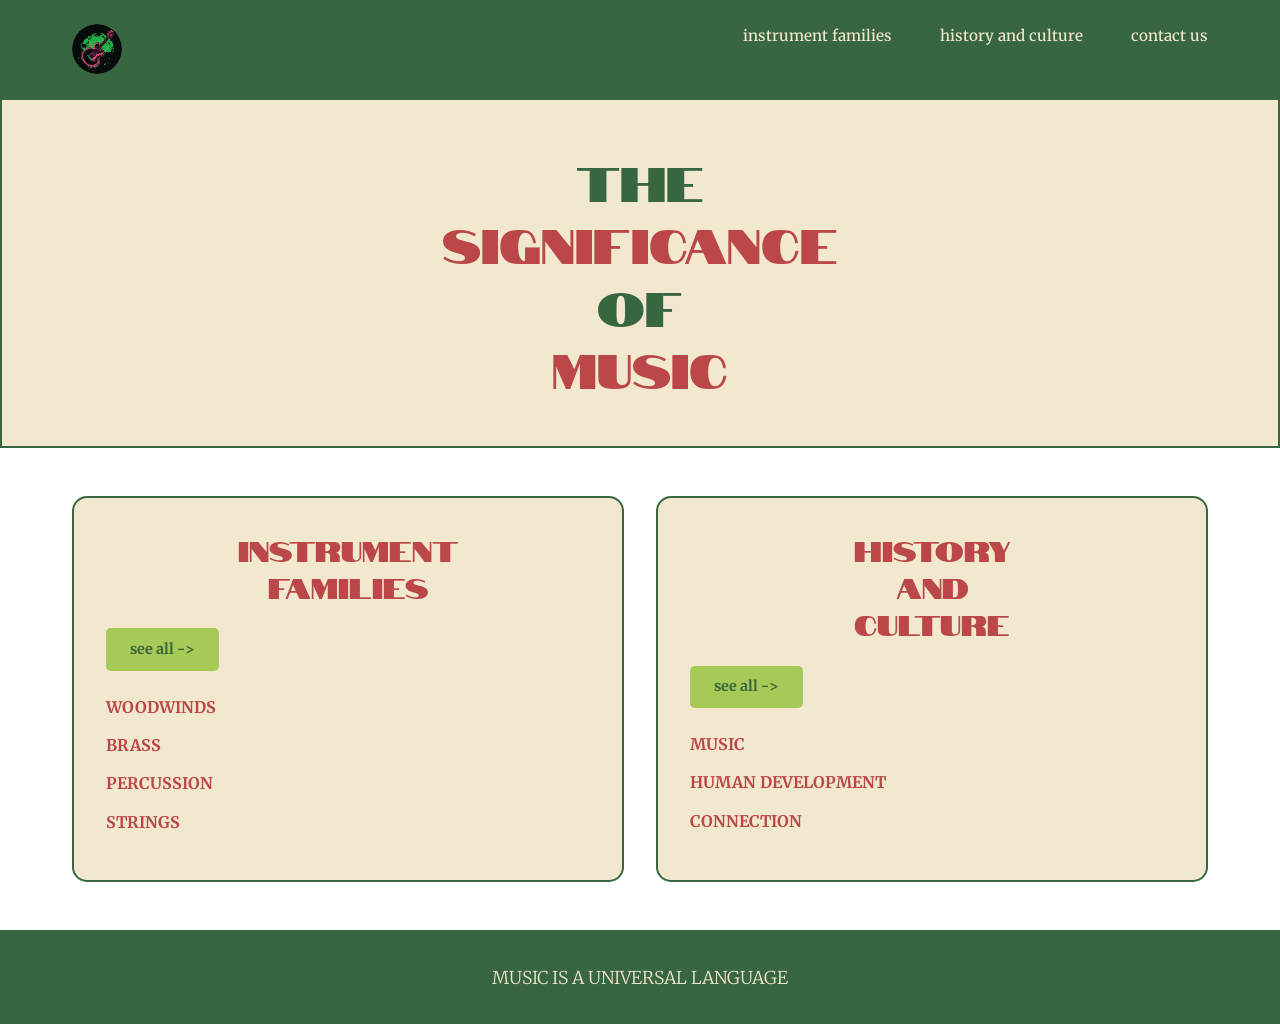
<file: index.html>
<!DOCTYPE html>
<html lang="en">
<head>
    <meta charset="UTF-8">
    <meta name="viewport" content="width=device-width, initial-scale=1.0">
    <title>Lexy Chater - The Significance of Music</title>
    <link rel="stylesheet" href="styles.css">
</head>
<body>
    <header>
        <div class="header-container">
            <a href="index.html" class="logo">
                <img src="images/guitar.jpg" alt="Lexy Chater Logo">
            </a>
            <nav>
                <a href="families.html">instrument families</a>
                <a href="history.html">history and culture</a>
                <a href="contact.html">contact us</a>
            </nav>
        </div>
    </header>

    <section class="hero-banner">
        <h1>the<br><span class="highlight">SIGNIFICANCE</span><br>of<br><span class="highlight">MUSIC</span></h1>
    </section>

    <main>
        <section class="content">
            <div class="card instrument-families">
                <h2 class="card-title">INSTRUMENT<br>FAMILIES</h2>
                <a href="families.html" class="btn">see all -></a>
                <ul class="card-list">
                    <li>WOODWINDS</li>
                    <li>BRASS</li>
                    <li>PERCUSSION</li>
                    <li>STRINGS</li>
                </ul>
            </div>

            <div class="card history-culture">
                <h2 class="card-title">HISTORY<br>and<br>CULTURE</h2>
                <a href="history.html" class="btn">see all -></a>
                <ul class="card-list">
                    <li>MUSIC</li>
                    <li>HUMAN DEVELOPMENT</li>
                    <li>CONNECTION</li>
                </ul>
            </div>
        </section>
    </main>

    <footer>
        <p>MUSIC IS A UNIVERSAL LANGUAGE</p>
    </footer>
</body>
</html>
</file>
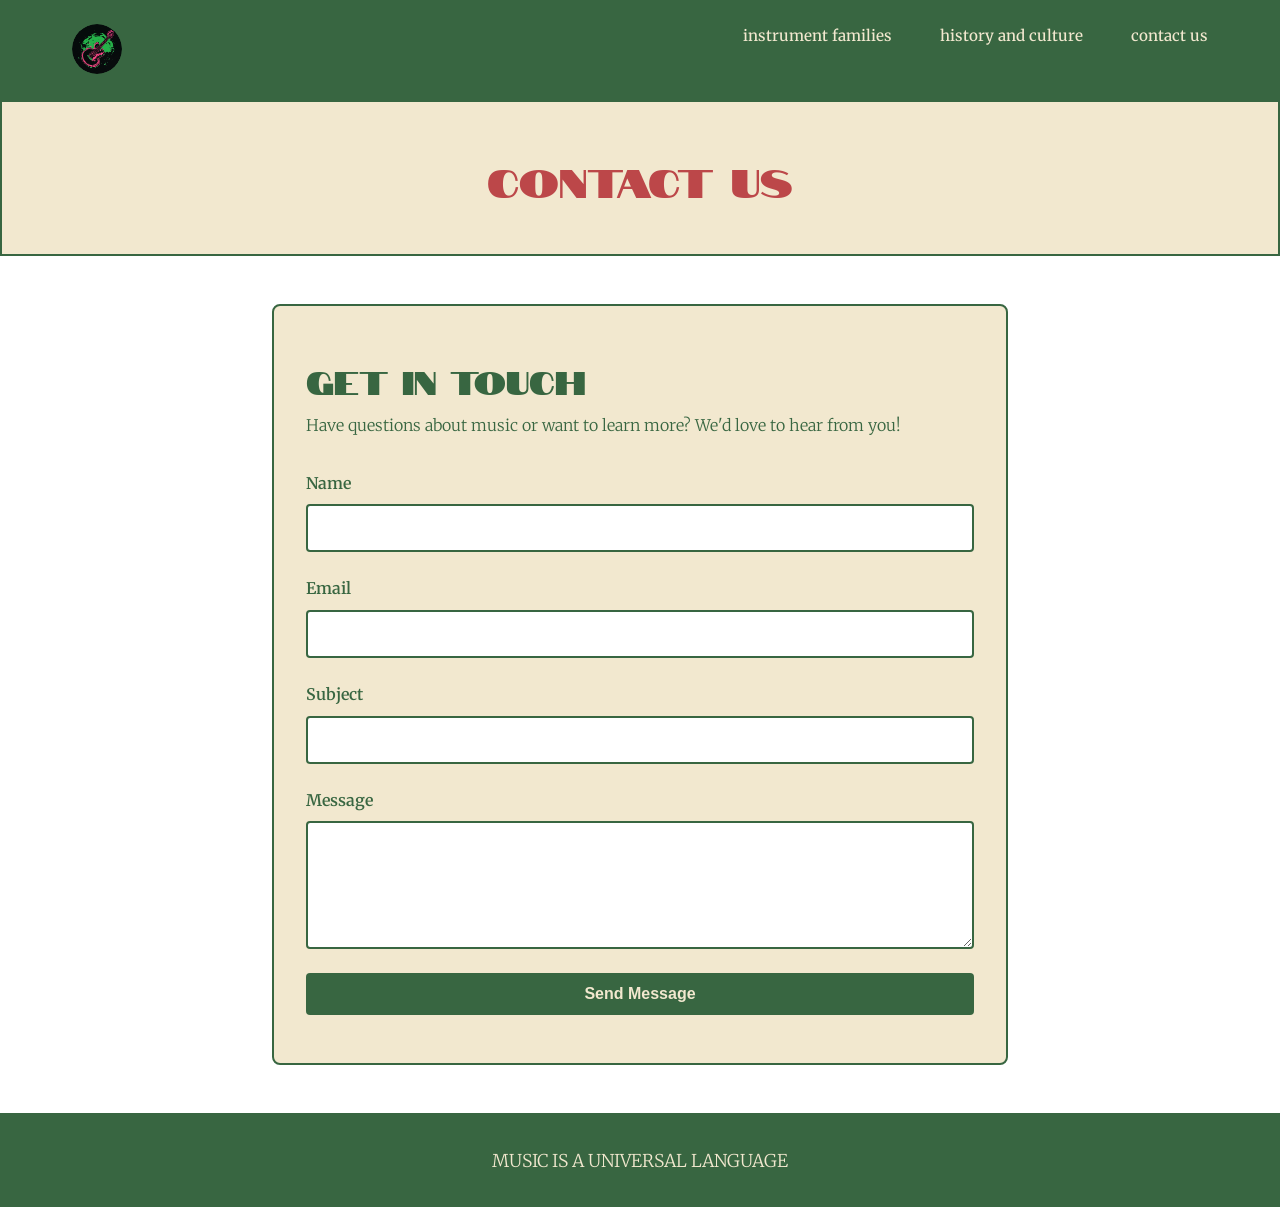
<file: contact.html>
<!DOCTYPE html>
<html lang="en">
<head>
    <meta charset="UTF-8">
    <meta name="viewport" content="width=device-width, initial-scale=1.0">
    <title>Lexy Chater Contact Us</title>
    <link rel="stylesheet" href="styles.css">
</head>
<body>
    <header>
        <div class="header-container">
            <a href="index.html" class="logo">
                <img src="images/guitar.jpg" alt="Lexy Chater Logo">
            </a>
            <nav>
                <a href="families.html">instrument families</a>
                <a href="history.html">history and culture</a>
                <a href="contact.html">contact us</a>
            </nav>
        </div>
    </header>

    <section class="page-title">
        <h1>CONTACT US</h1>
    </section>

    <main>
        <section class="contact-content">
            <div class="contact-form-container">
                <h2>Get in Touch</h2>
                <p>Have questions about music or want to learn more? We'd love to hear from you!</p>
                
                <form class="contact-form">
                    <div class="form-group">
                        <label for="name">Name</label>
                        <input type="text" id="name" name="name" required>
                    </div>

                    <div class="form-group">
                        <label for="email">Email</label>
                        <input type="email" id="email" name="email" required>
                    </div>

                    <div class="form-group">
                        <label for="subject">Subject</label>
                        <input type="text" id="subject" name="subject" required>
                    </div>

                    <div class="form-group">
                        <label for="message">Message</label>
                        <textarea id="message" name="message" rows="5" required></textarea>
                    </div>

                    <button type="submit" class="submit-btn">Send Message</button>
                </form>
            </div>
        </section>
    </main>

    <footer>
        <p>MUSIC IS A UNIVERSAL LANGUAGE</p>
    </footer>
</body>
</html>
</file>
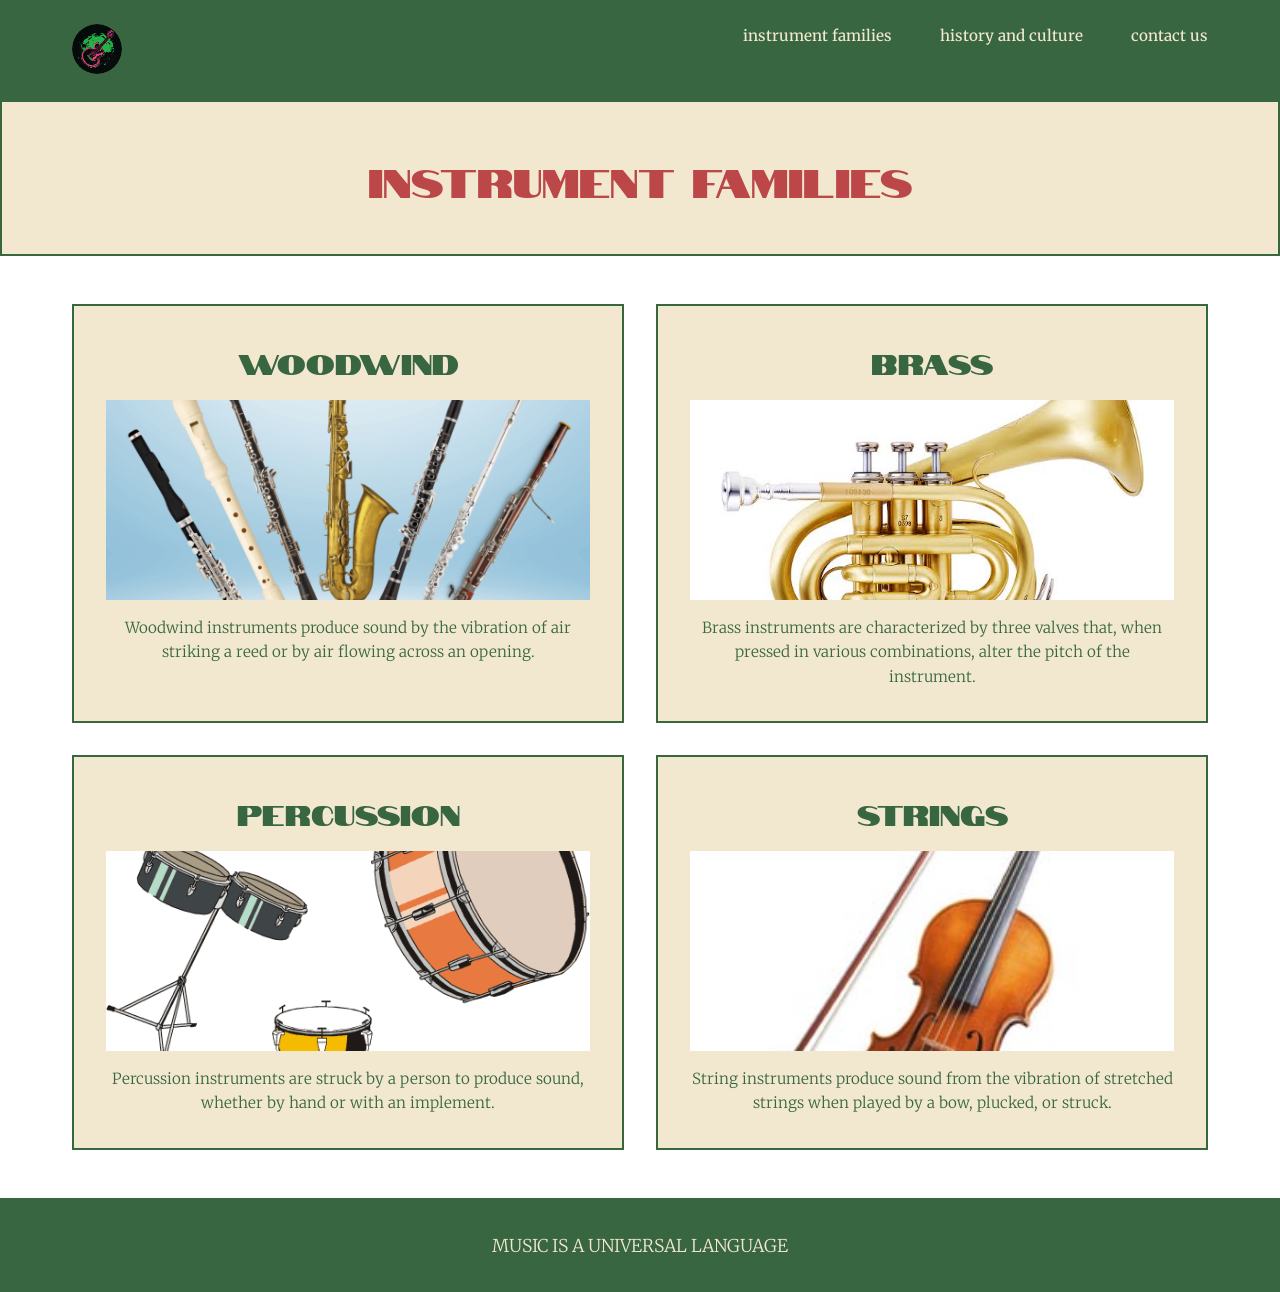
<file: families.html>
<!DOCTYPE html>
<html lang="en">
<head>
    <meta charset="UTF-8">
    <meta name="viewport" content="width=device-width, initial-scale=1.0">
    <title>Instrument Families</title>
    <link rel="stylesheet" href="styles.css">
</head>
<body>
    <header>
        <div class="header-container">
            <a href="index.html" class="logo">
                <img src="images/guitar.jpg" alt="Lexy Chater Logo">
            </a>
            <nav>
                <a href="families.html">instrument families</a>
                <a href="history.html">history and culture</a>
                <a href="contact.html">contact us</a>
            </nav>
        </div>
    </header>

    <section class="page-title">
        <h1>INSTRUMENT FAMILIES</h1>
    </section>

    <main>
        <section class="families-grid">
            <div class="family-card">
                <h2>WOODWIND</h2>
                <img src="images/woodwind.png" alt="Woodwind instruments" class="family-image">
                <p>Woodwind instruments produce sound by the vibration of air striking a reed or by air flowing across an opening.</p>
            </div>

            <div class="family-card">
                <h2>BRASS</h2>
                <img src="images/brass.jpg" alt="Brass instruments" class="family-image">
                <p>Brass instruments are characterized by three valves that, when pressed in various combinations, alter the pitch of the instrument.</p>
            </div>

            <div class="family-card">
                <h2>PERCUSSION</h2>
                <img src="images/percussion.png" alt="Percussion instruments" class="family-image">
                <p>Percussion instruments are struck by a person to produce sound, whether by hand or with an implement.</p>
            </div>

            <div class="family-card">
                <h2>STRINGS</h2>
                <img src="images/string.jpg" alt="String instruments" class="family-image">
                <p>String instruments produce sound from the vibration of stretched strings when played by a bow, plucked, or struck.</p>
            </div>
        </section>
    </main>

    <footer>
        <p>MUSIC IS A UNIVERSAL LANGUAGE</p>
    </footer>
</body>
</html>
</file>
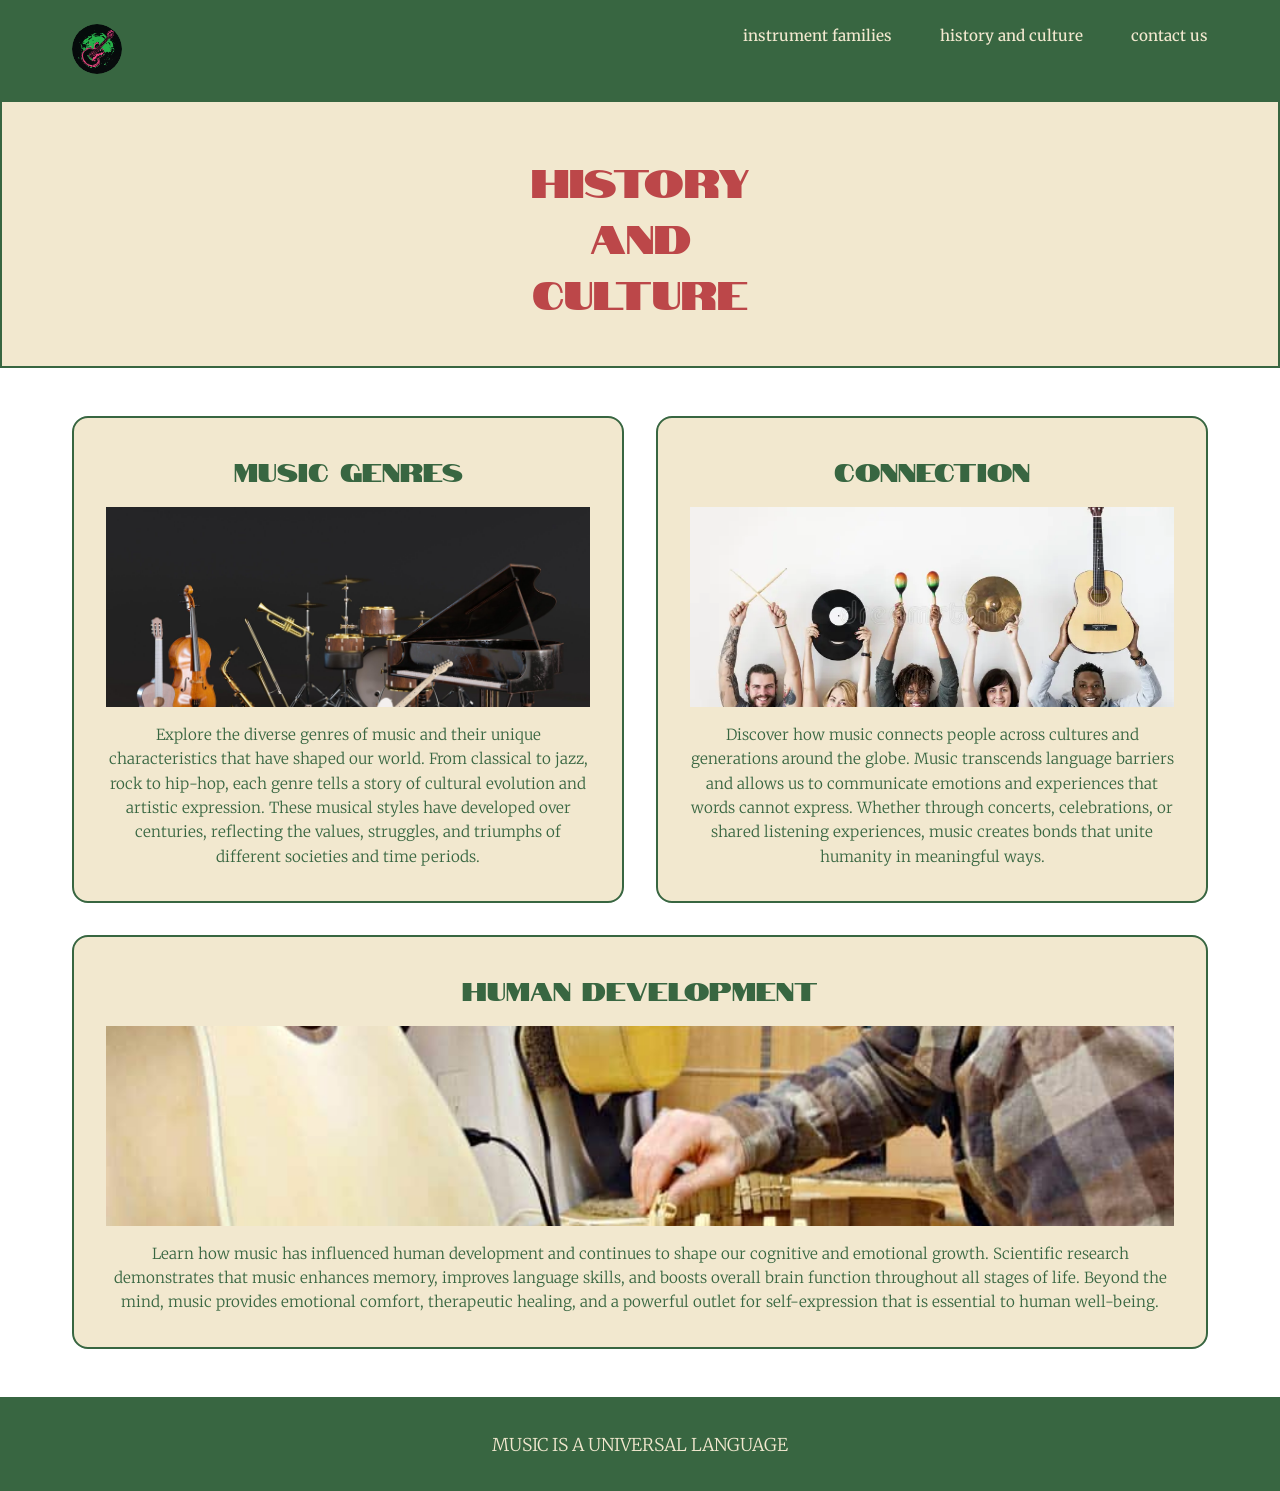
<file: history.html>
<!DOCTYPE html>
<html lang="en">
<head>
    <meta charset="UTF-8">
    <meta name="viewport" content="width=device-width, initial-scale=1.0">
    <title>Instrument History & Culture</title>
    <link rel="stylesheet" href="styles.css">
</head>
<body>
    <header>
        <div class="header-container">
            <a href="index.html" class="logo">
                <img src="images/guitar.jpg" alt="Lexy Chater Logo">
            </a>
            <nav>
                <a href="families.html">instrument families</a>
                <a href="history.html">history and culture</a>
                <a href="contact.html">contact us</a>
            </nav>
        </div>
    </header>

    <section class="page-title">
        <h1>HISTORY<br>and<br>CULTURE</h1>
    </section>

    <main>
        <section class="history-grid">
            <div class="history-card">
                <h2>MUSIC GENRES</h2>
                <img src="images/instruments.webp" alt="Musical instruments" class="history-image">
                <p>Explore the diverse genres of music and their unique characteristics that have shaped our world. From classical to jazz, rock to hip-hop, each genre tells a story of cultural evolution and artistic expression. These musical styles have developed over centuries, reflecting the values, struggles, and triumphs of different societies and time periods.</p>
            </div>

            <div class="history-card">
                <h2>CONNECTION</h2>
                <img src="images/people-connecting.webp" alt="People connecting through music" class="history-image">
                <p>Discover how music connects people across cultures and generations around the globe. Music transcends language barriers and allows us to communicate emotions and experiences that words cannot express. Whether through concerts, celebrations, or shared listening experiences, music creates bonds that unite humanity in meaningful ways.</p>
            </div>

            <div class="history-card full-width">
                <h2>HUMAN DEVELOPMENT</h2>
                <img src="images/musical-instrument-builder-designer.jpg" alt="Music and human development" class="history-image">
                <p>Learn how music has influenced human development and continues to shape our cognitive and emotional growth. Scientific research demonstrates that music enhances memory, improves language skills, and boosts overall brain function throughout all stages of life. Beyond the mind, music provides emotional comfort, therapeutic healing, and a powerful outlet for self-expression that is essential to human well-being.</p>
            </div>
        </section>
    </main>

    <footer>
        <p>MUSIC IS A UNIVERSAL LANGUAGE</p>
    </footer>
</body>
</html>
</file>
<file: styles.css>
/* Font Imports */
@import url('https://fonts.googleapis.com/css2?family=Merriweather:wght@300;400&family=Notable&display=swap');

/* Color Variables */
:root {
    --primary: #386641;
    --secondary: #A7C957;
    --accent1: #F2E8CF;
    --accent2: #BC4749;
}

/* Global Styles */
* {
    margin: 0;
    padding: 0;
    box-sizing: border-box;
}

body {
    font-family: 'Merriweather';
    font-weight: 300;
    line-height: 1.6;
    color: var(--primary);
}

h1, h2, h3, h4, h5, h6 {
    font-family: 'Notable';
    font-weight: 400;
}

/* Header */
header {
    background-color: var(--primary);
    border-bottom: 2px solid var(--primary);
    padding: 1.5rem 0;
}

.header-container {
    max-width: 1200px;
    margin: 0 auto;
    display: flex;
    align-items: left;
    justify-content: space-between;
    padding: 0 2rem;
    gap: 3rem;
}

.logo {
    font-size: 1.2rem;
    font-weight: bold;
    color: var(--accent1);
    border: none;
    border-radius: 50%;
    width: 50px;
    height: 50px;
    display: flex;
    align-items: center;
    justify-content: center;
    overflow: hidden;
    text-decoration: none;
}

.logo img {
    width: 100%;
    height: 100%;
    object-fit: cover;
    border-radius: 50%;
}

nav {
    display: flex;
    gap: 3rem;
}

nav a {
    color: var(--accent1);
    text-decoration: none;
    font-size: 0.95rem;
    font-weight: 500;
    transition: color 0.3s ease;
}

nav a:hover {
    color: var(--secondary);
}

/* Hero Banner Section */
.hero-banner {
    border: 2px solid var(--primary);
    border-top: none;
    padding: 3rem 2rem;
    text-align: center;
    background-color: var(--accent1);
}

.hero-banner h1 {
    font-size: 3rem;
    line-height: 1.3;
    color: var(--primary);
    max-width: 1200px;
    margin: 0 auto;
}

.hero-banner .highlight {
    color: var(--accent2);
    font-weight: 400;
}

/* Content Section */
.content {
    display: grid;
    grid-template-columns: 1fr 1fr;
    gap: 2rem;
    max-width: 1200px;
    margin: 3rem auto;
    padding: 0 2rem;
}

/* Cards */
.card {
    border: 2px solid var(--primary);
    border-radius: 15px;
    padding: 2rem;
    position: relative;
    background-color: var(--accent1);
}

.card-title {
    color: var(--accent2);
    font-size: 1.8rem;
    margin-bottom: 1.5rem;
    text-align: center;
    line-height: 1.3;
}

.btn {
    display: inline-block;
    background-color: var(--secondary);
    color: var(--primary);
    padding: 0.6rem 1.5rem;
    border-radius: 5px;
    text-decoration: none;
    font-size: 0.9rem;
    font-weight: bold;
    margin-bottom: 1.5rem;
    transition: background-color 0.3s ease;
}

.btn:hover {
    background-color: var(--primary);
    color: var(--accent1);
}

.card-list {
    list-style: none;
}

.card-list li {
    color: var(--accent2);
    font-weight: bold;
    margin-bottom: 0.8rem;
    font-size: 1rem;
}

/* Page Title Section */
.page-title {
    background-color: var(--accent1);
    border: 2px solid var(--primary);
    padding: 3rem 2rem;
    text-align: center;
}

.page-title h1 {
    font-size: 2.5rem;
    color: var(--accent2);
    line-height: 1.4;
}

/* History Grid */
.history-grid {
    display: grid;
    grid-template-columns: repeat(2, 1fr);
    gap: 2rem;
    max-width: 1200px;
    margin: 3rem auto;
    padding: 0 2rem;
}

.history-card {
    border: 2px solid var(--primary);
    border-radius: 1rem;
    padding: 2rem;
    text-align: center;
    background-color: var(--accent1);
}

.history-card.full-width {
    grid-column: 1 / -1;
}

.history-card h2 {
    color: var(--primary);
    margin-bottom: 1rem;
    font-size: 1.6rem;
}

.history-image {
    width: 100%;
    height: 200px;
    object-fit: cover;
    margin: 1rem 0;
    display: block;
}

.history-card p {
    color: var(--primary);
    font-size: 0.95rem;
    line-height: 1.6;
}

/* Families Grid */
.families-grid {
    display: grid;
    grid-template-columns: repeat(2, 1fr);
    gap: 2rem;
    max-width: 1200px;
    margin: 3rem auto;
    padding: 0 2rem;
}

.family-card {
    border: 2px solid var(--primary);
    padding: 2rem;
    text-align: center;
    background-color: var(--accent1);
}

.family-card h2 {
    color: var(--primary);
    margin-bottom: 1rem;
    font-size: 1.8rem;
}

.family-image {
    width: 100%;
    height: 200px;
    object-fit: cover;
    margin: 1rem 0;
    display: block;
}

.family-card p {
    color: var(--primary);
    font-size: 0.95rem;
    line-height: 1.6;
}

/* Footer */
footer {
    background-color: var(--primary);
    border-top: 2px solid var(--primary);
    text-align: center;
    padding: 2rem;
    margin-top: 3rem;
    font-size: 1.1rem;
    font-weight: 300;
    color: var(--accent1);
}

/* Contact Form */
.contact-content {
    max-width: 800px;
    margin: 3rem auto;
    padding: 0 2rem;
}

.contact-form-container {
    background-color: var(--accent1);
    border: 2px solid var(--primary);
    padding: 3rem 2rem;
    border-radius: 0.5rem;
}

.contact-form-container h2 {
    color: var(--primary);
    font-size: 2rem;
    margin-bottom: 0.5rem;
}

.contact-form-container p {
    color: var(--primary);
    margin-bottom: 2rem;
}

.contact-form {
    display: flex;
    flex-direction: column;
    gap: 1.5rem;
}

.form-group {
    display: flex;
    flex-direction: column;
}

.form-group label {
    color: var(--primary);
    font-weight: 600;
    margin-bottom: 0.5rem;
}

.form-group input,
.form-group textarea {
    padding: 0.75rem;
    border: 2px solid var(--primary);
    border-radius: 0.25rem;
    font-family: 'Merriweather';
    font-size: 1rem;
    color: var(--primary);
}

.form-group input:focus,
.form-group textarea:focus {
    outline: none;
    background-color: #f0f0f0;
    box-shadow: 0 0 0 3px rgba(56, 102, 65, 0.1);
}

.submit-btn {
    padding: 0.75rem 2rem;
    background-color: var(--primary);
    color: var(--accent1);
    border: none;
    border-radius: 0.25rem;
    font-size: 1rem;
    font-weight: 600;
    cursor: pointer;
    transition: background-color 0.3s ease;
}

.submit-btn:hover {
    background-color: var(--accent2);
}

/* Responsive Design */
@media (max-width: 768px) {
    nav {
        gap: 1rem;
        font-size: 0.85rem;
    }

    .hero-banner h1 {
        font-size: 2rem;
    }
}

@media (max-width: 500px) {
    .content {
        grid-template-columns: 1fr;
    }

    .families-grid {
        grid-template-columns: 1fr;
    }

    .history-grid {
        grid-template-columns: 1fr;
    }

    .history-card.full-width {
        grid-column: 1;
    }

    .page-title h1 {
        font-size: 1.8rem;
    }
}
</file>
